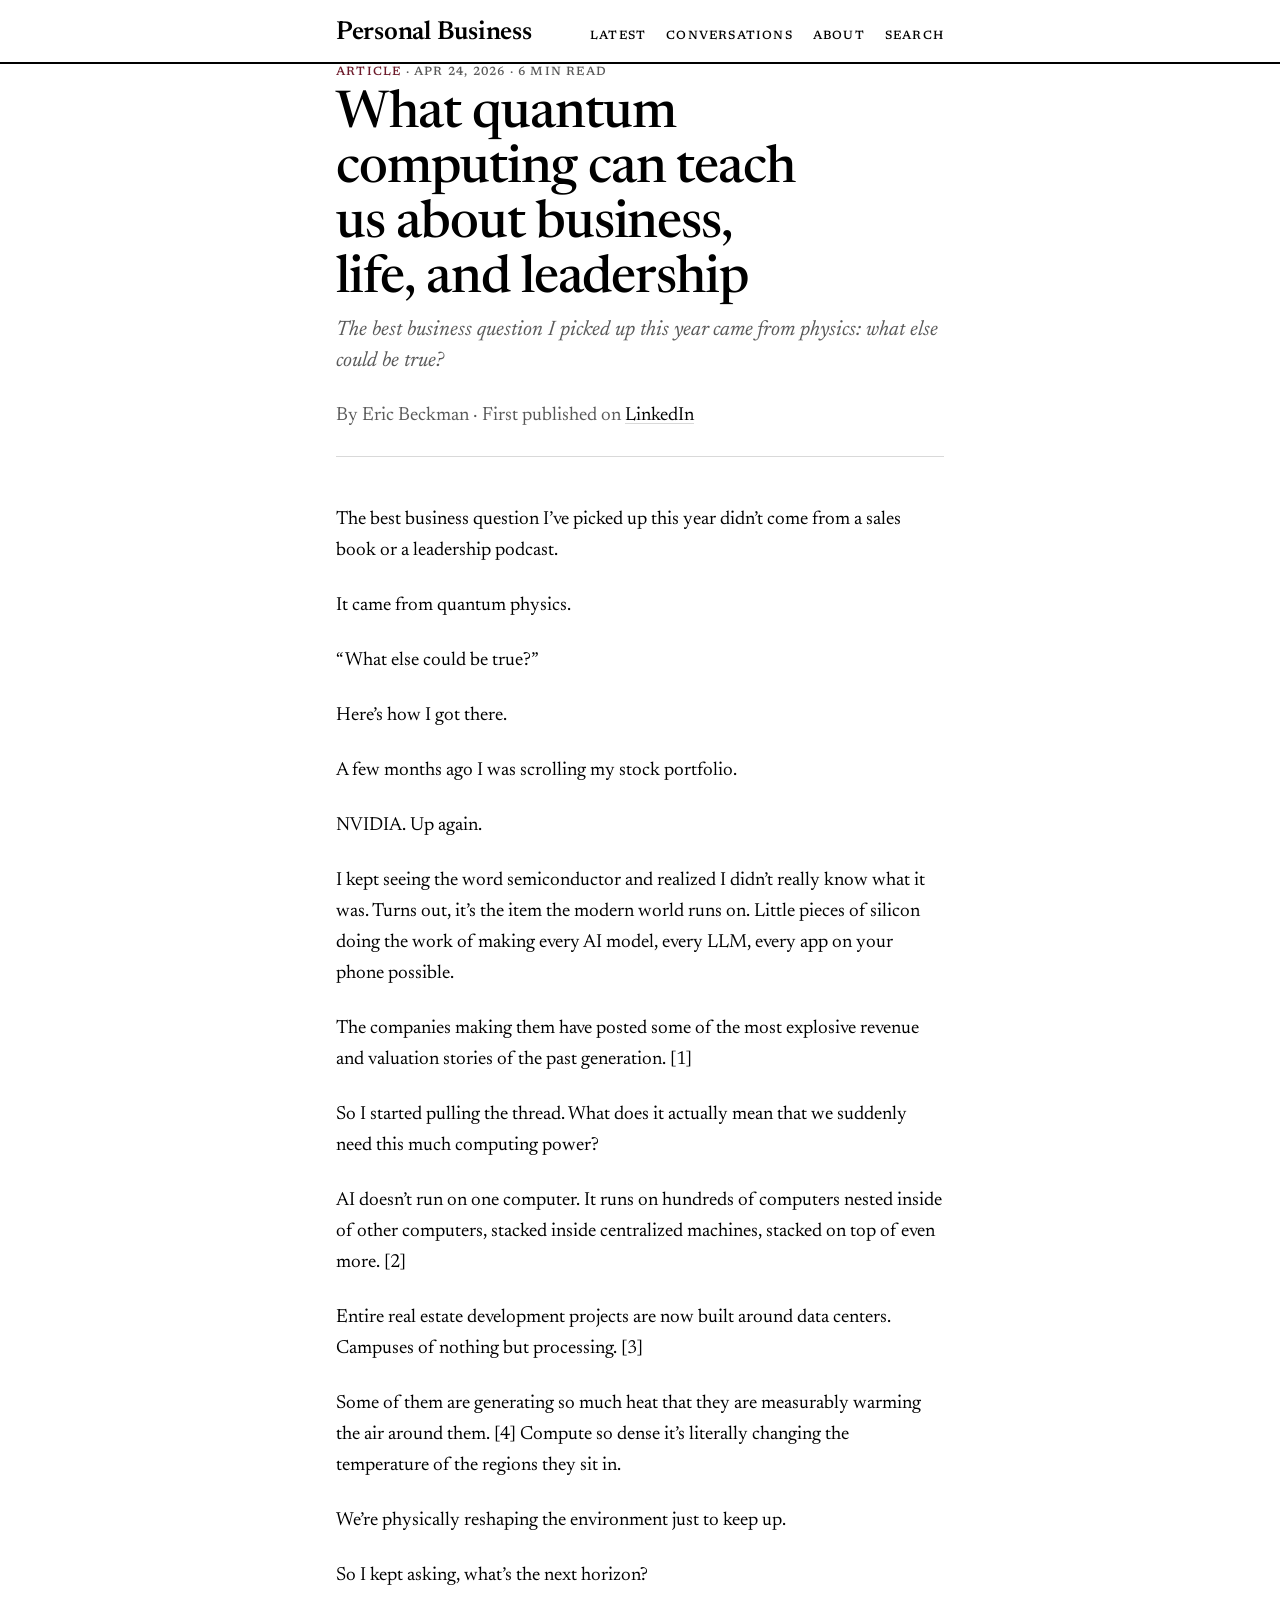
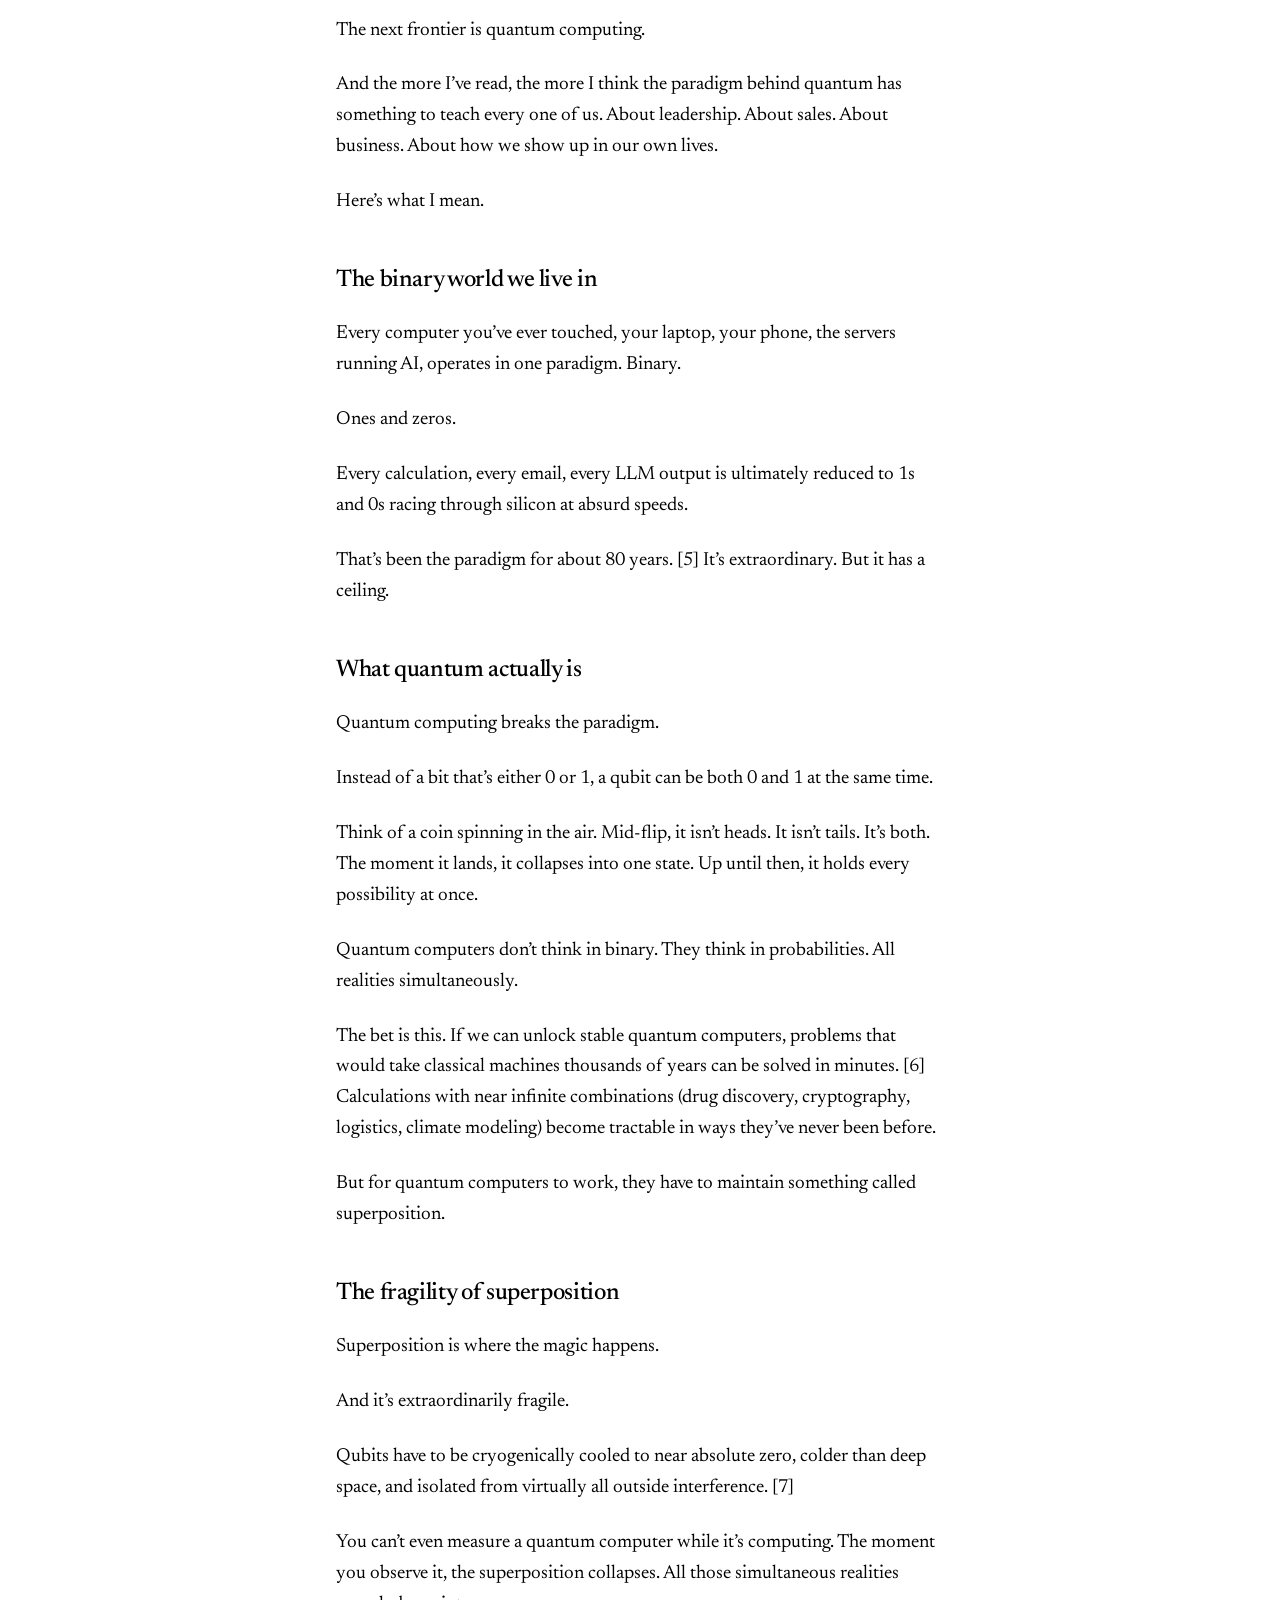
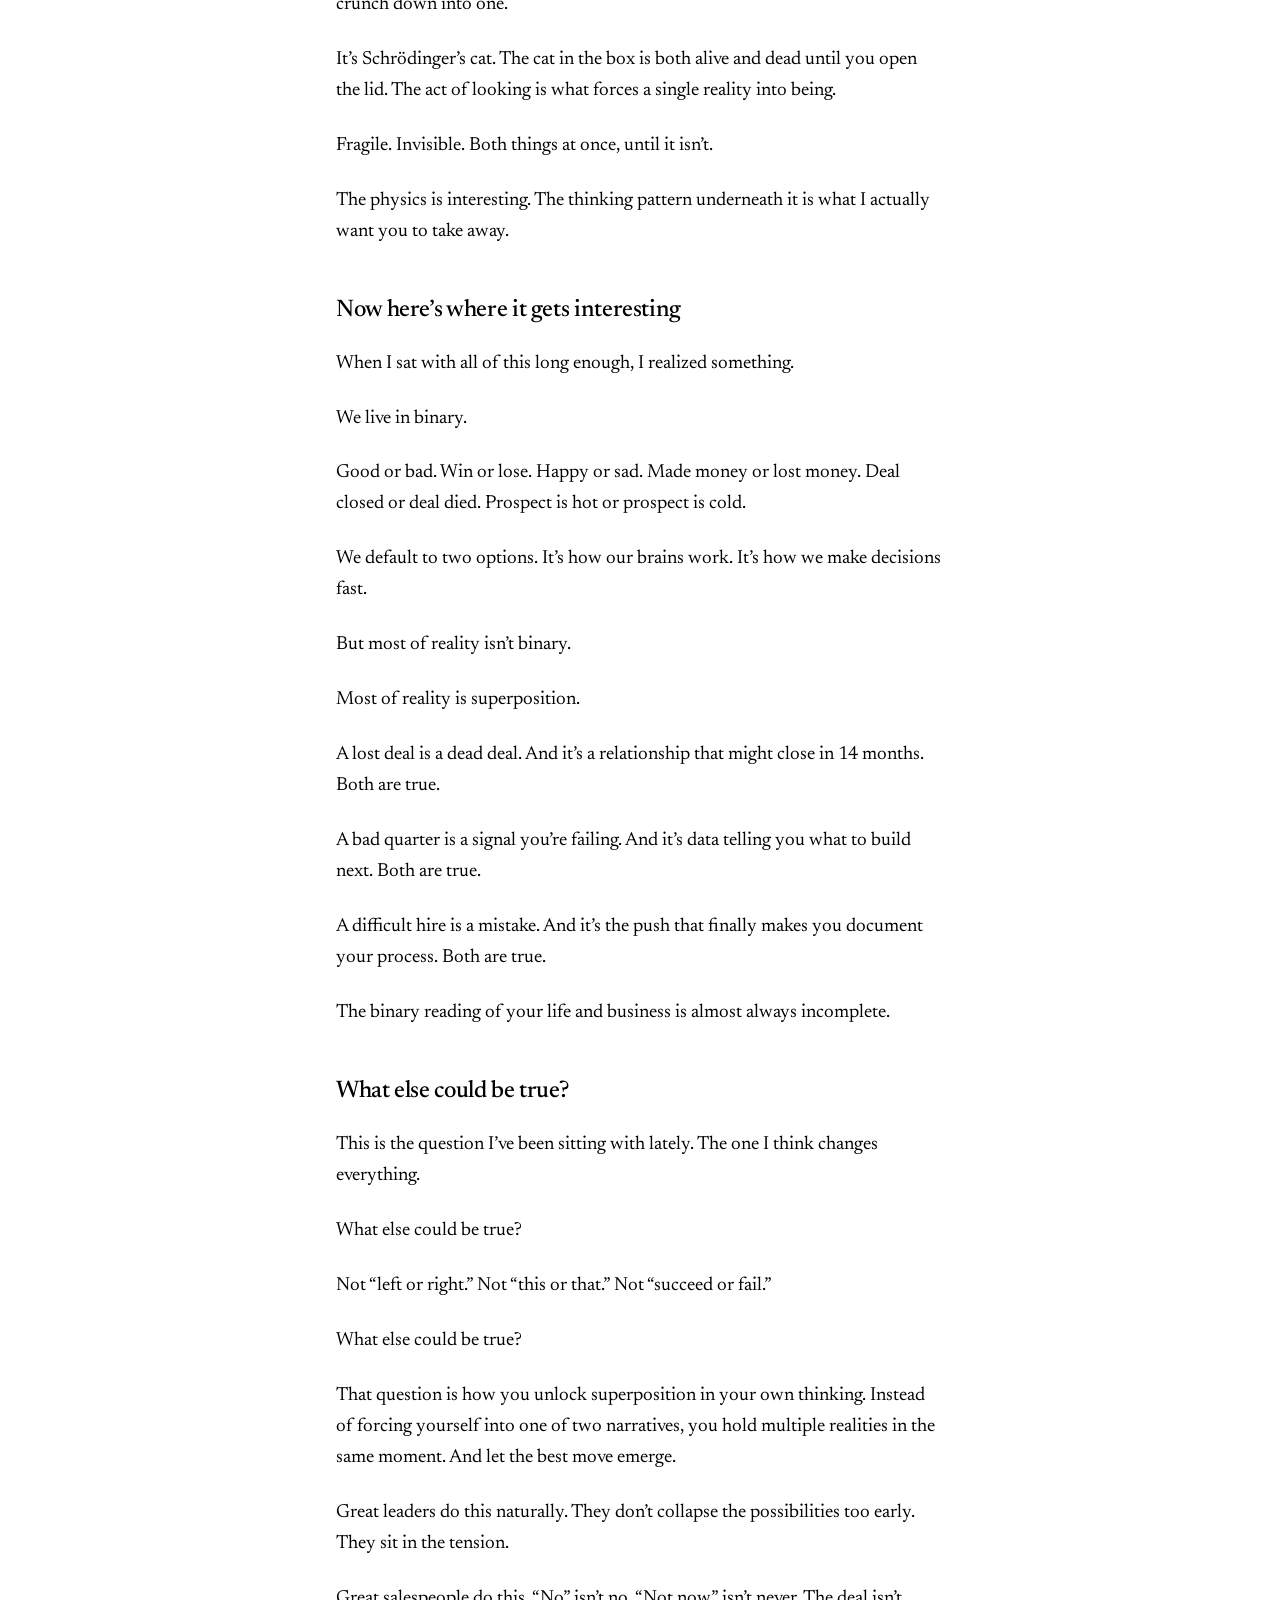
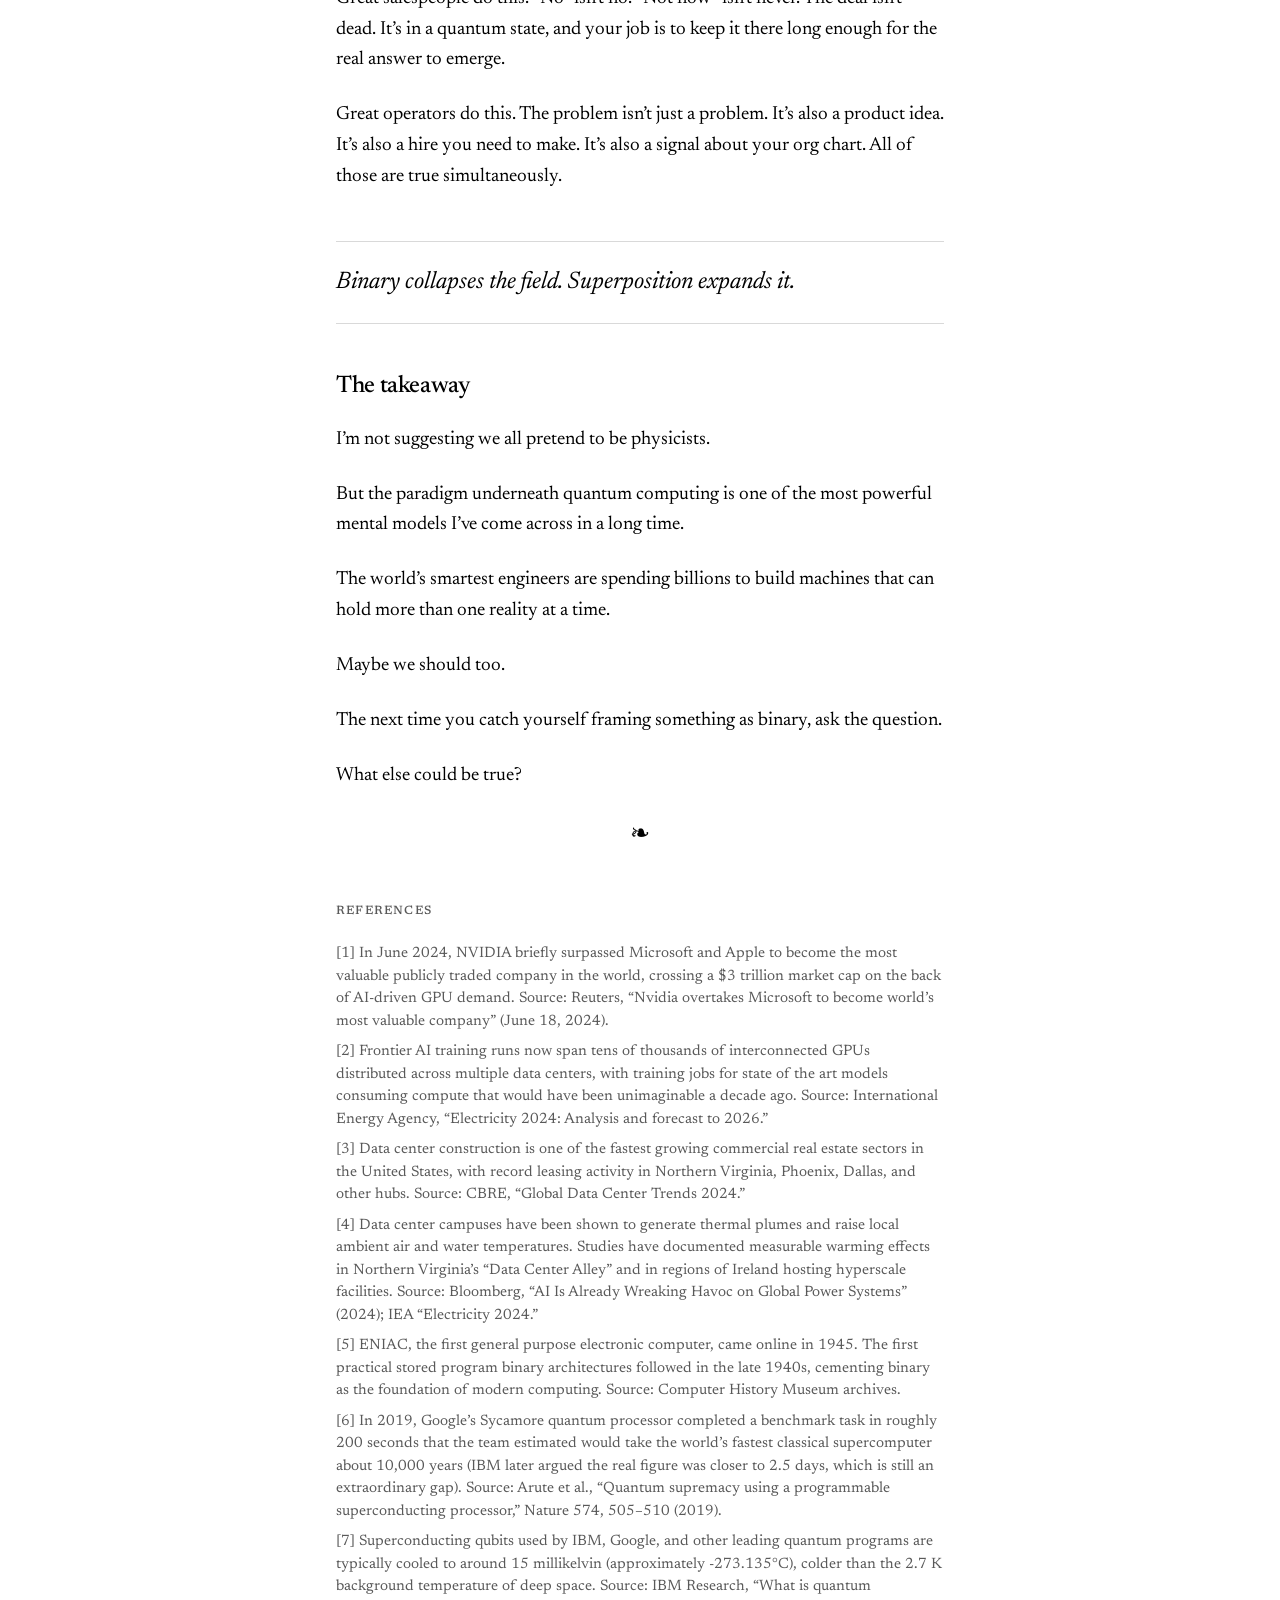
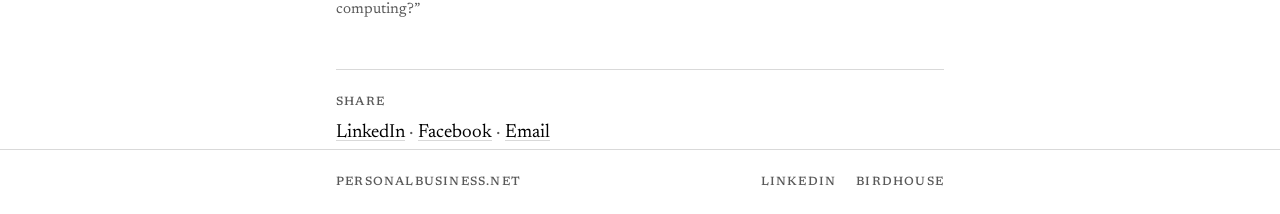
<file: what-else-could-be-true/index.html>
<!doctype html>
<html lang="en">
<head>
<meta charset="utf-8">
<meta name="viewport" content="width=device-width, initial-scale=1">
<title>What quantum computing can teach us about business, life, and leadership — Personal Business</title>
<meta name="description" content="The best business question I picked up this year came from physics: what else could be true?">
<meta name="author" content="Eric Beckman">
<link rel="canonical" href="https://personalbusiness.net/what-else-could-be-true/">
<meta property="og:site_name" content="Personal Business">
<meta property="og:type" content="article">
<meta property="og:title" content="What quantum computing can teach us about business, life, and leadership">
<meta property="og:description" content="The best business question I picked up this year came from physics: what else could be true?">
<meta property="og:url" content="https://personalbusiness.net/what-else-could-be-true/">
<meta name="twitter:card" content="summary">
<meta property="article:published_time" content="2026-04-24">
<meta property="article:author" content="Eric Beckman">
<script type="application/ld+json">{"@context": "https://schema.org", "@type": "Article", "headline": "What quantum computing can teach us about business, life, and leadership", "description": "The best business question I picked up this year came from physics: what else could be true?", "datePublished": "2026-04-24", "url": "https://personalbusiness.net/what-else-could-be-true/", "author": {"@type": "Person", "name": "Eric Beckman", "url": "https://personalbusiness.net/about.html", "sameAs": ["https://www.linkedin.com/in/eric-james-beckman/"]}, "publisher": {"@type": "Organization", "name": "Personal Business", "url": "https://personalbusiness.net"}}</script>
<link rel="preconnect" href="https://fonts.googleapis.com">
<link rel="preconnect" href="https://fonts.gstatic.com" crossorigin>
<link href="https://fonts.googleapis.com/css2?family=Newsreader:ital,opsz,wght@0,6..72,400;0,6..72,500;0,6..72,600;1,6..72,400&display=swap" rel="stylesheet">
<link rel="stylesheet" href="../style.css">
</head>
<body data-root="../">

<div class="progress" aria-hidden="true"></div>

<header class="site-header">
  <div class="column">
    <a class="masthead" href="../">Personal Business</a>
    <nav class="site-nav">
      <a href="../">Latest</a>
      <a href="../conversations.html">Conversations</a>
      <a href="../about.html">About</a>
      <a href="../search.html">Search</a>
    </nav>
  </div>
</header>

<main class="column">
  <article>
    <header class="article-head">
      <span class="label"><b>ARTICLE</b> · APR 24, 2026 · 6 min read</span>
      <h1 class="headline">What quantum computing can teach us about business, life, and leadership</h1>
      <p class="deck">The best business question I picked up this year came from physics: what else could be true?</p>
      <p class="byline">By Eric Beckman · First published on <a href="https://www.linkedin.com/pulse/what-quantum-computing-can-teach-us-business-life-eric-beckman-5svjc/">LinkedIn</a></p>
    </header>

    <!-- Flagship media. Written articles leave this out. For an audio or video article,
         uncomment one block; the body below becomes the transcript or notes.

    <figure class="media">
      <audio controls preload="metadata" src="../media/what-else-could-be-true.mp3"></audio>
      <figcaption>32 min.</figcaption>
    </figure>

    <figure class="media">
      <video controls preload="metadata" playsinline poster="../media/what-else-could-be-true.jpg" src="../media/what-else-could-be-true.mp4"></video>
      <figcaption>18 min.</figcaption>
    </figure>
    -->

    <div class="article-body">
      <p>The best business question I’ve picked up this year didn’t come from a sales book or a leadership podcast.</p>
      <p>It came from quantum physics.</p>
      <p>“What else could be true?”</p>
      <p>Here’s how I got there.</p>
      <p>A few months ago I was scrolling my stock portfolio.</p>
      <p>NVIDIA. Up again.</p>
      <p>I kept seeing the word semiconductor and realized I didn’t really know what it was. Turns out, it’s the item the modern world runs on. Little pieces of silicon doing the work of making every AI model, every LLM, every app on your phone possible.</p>
      <p>The companies making them have posted some of the most explosive revenue and valuation stories of the past generation. [1]</p>
      <p>So I started pulling the thread. What does it actually mean that we suddenly need this much computing power?</p>
      <p>AI doesn’t run on one computer. It runs on hundreds of computers nested inside of other computers, stacked inside centralized machines, stacked on top of even more. [2]</p>
      <p>Entire real estate development projects are now built around data centers. Campuses of nothing but processing. [3]</p>
      <p>Some of them are generating so much heat that they are measurably warming the air around them. [4] Compute so dense it’s literally changing the temperature of the regions they sit in.</p>
      <p>We’re physically reshaping the environment just to keep up.</p>
      <p>So I kept asking, what’s the next horizon?</p>
      <p>The next frontier is quantum computing.</p>
      <p>And the more I’ve read, the more I think the paradigm behind quantum has something to teach every one of us. About leadership. About sales. About business. About how we show up in our own lives.</p>
      <p>Here’s what I mean.</p>
      <h2>The binary world we live in</h2>
      <p>Every computer you’ve ever touched, your laptop, your phone, the servers running AI, operates in one paradigm. Binary.</p>
      <p>Ones and zeros.</p>
      <p>Every calculation, every email, every LLM output is ultimately reduced to 1s and 0s racing through silicon at absurd speeds.</p>
      <p>That’s been the paradigm for about 80 years. [5] It’s extraordinary. But it has a ceiling.</p>
      <h2>What quantum actually is</h2>
      <p>Quantum computing breaks the paradigm.</p>
      <p>Instead of a bit that’s either 0 or 1, a qubit can be both 0 and 1 at the same time.</p>
      <p>Think of a coin spinning in the air. Mid-flip, it isn’t heads. It isn’t tails. It’s both. The moment it lands, it collapses into one state. Up until then, it holds every possibility at once.</p>
      <p>Quantum computers don’t think in binary. They think in probabilities. All realities simultaneously.</p>
      <p>The bet is this. If we can unlock stable quantum computers, problems that would take classical machines thousands of years can be solved in minutes. [6] Calculations with near infinite combinations (drug discovery, cryptography, logistics, climate modeling) become tractable in ways they’ve never been before.</p>
      <p>But for quantum computers to work, they have to maintain something called superposition.</p>
      <h2>The fragility of superposition</h2>
      <p>Superposition is where the magic happens.</p>
      <p>And it’s extraordinarily fragile.</p>
      <p>Qubits have to be cryogenically cooled to near absolute zero, colder than deep space, and isolated from virtually all outside interference. [7]</p>
      <p>You can’t even measure a quantum computer while it’s computing. The moment you observe it, the superposition collapses. All those simultaneous realities crunch down into one.</p>
      <p>It’s Schrödinger’s cat. The cat in the box is both alive and dead until you open the lid. The act of looking is what forces a single reality into being.</p>
      <p>Fragile. Invisible. Both things at once, until it isn’t.</p>
      <p>The physics is interesting. The thinking pattern underneath it is what I actually want you to take away.</p>
      <h2>Now here’s where it gets interesting</h2>
      <p>When I sat with all of this long enough, I realized something.</p>
      <p>We live in binary.</p>
      <p>Good or bad. Win or lose. Happy or sad. Made money or lost money. Deal closed or deal died. Prospect is hot or prospect is cold.</p>
      <p>We default to two options. It’s how our brains work. It’s how we make decisions fast.</p>
      <p>But most of reality isn’t binary.</p>
      <p>Most of reality is superposition.</p>
      <p>A lost deal is a dead deal. And it’s a relationship that might close in 14 months. Both are true.</p>
      <p>A bad quarter is a signal you’re failing. And it’s data telling you what to build next. Both are true.</p>
      <p>A difficult hire is a mistake. And it’s the push that finally makes you document your process. Both are true.</p>
      <p>The binary reading of your life and business is almost always incomplete.</p>
      <h2>What else could be true?</h2>
      <p>This is the question I’ve been sitting with lately. The one I think changes everything.</p>
      <p>What else could be true?</p>
      <p>Not “left or right.” Not “this or that.” Not “succeed or fail.”</p>
      <p>What else could be true?</p>
      <p>That question is how you unlock superposition in your own thinking. Instead of forcing yourself into one of two narratives, you hold multiple realities in the same moment. And let the best move emerge.</p>
      <p>Great leaders do this naturally. They don’t collapse the possibilities too early. They sit in the tension.</p>
      <p>Great salespeople do this. “No” isn’t no. “Not now” isn’t never. The deal isn’t dead. It’s in a quantum state, and your job is to keep it there long enough for the real answer to emerge.</p>
      <p>Great operators do this. The problem isn’t just a problem. It’s also a product idea. It’s also a hire you need to make. It’s also a signal about your org chart. All of those are true simultaneously.</p>
      <blockquote><p>Binary collapses the field. Superposition expands it.</p></blockquote>
      <h2>The takeaway</h2>
      <p>I’m not suggesting we all pretend to be physicists.</p>
      <p>But the paradigm underneath quantum computing is one of the most powerful mental models I’ve come across in a long time.</p>
      <p>The world’s smartest engineers are spending billions to build machines that can hold more than one reality at a time.</p>
      <p>Maybe we should too.</p>
      <p>The next time you catch yourself framing something as binary, ask the question.</p>
      <p>What else could be true?</p>
      <p class="ornament">❧</p>
      <section class="references"><h2>References</h2>
        <p>[1] In June 2024, NVIDIA briefly surpassed Microsoft and Apple to become the most valuable publicly traded company in the world, crossing a $3 trillion market cap on the back of AI-driven GPU demand. Source: Reuters, “Nvidia overtakes Microsoft to become world’s most valuable company” (June 18, 2024).</p>
        <p>[2] Frontier AI training runs now span tens of thousands of interconnected GPUs distributed across multiple data centers, with training jobs for state of the art models consuming compute that would have been unimaginable a decade ago. Source: International Energy Agency, “Electricity 2024: Analysis and forecast to 2026.”</p>
        <p>[3] Data center construction is one of the fastest growing commercial real estate sectors in the United States, with record leasing activity in Northern Virginia, Phoenix, Dallas, and other hubs. Source: CBRE, “Global Data Center Trends 2024.”</p>
        <p>[4] Data center campuses have been shown to generate thermal plumes and raise local ambient air and water temperatures. Studies have documented measurable warming effects in Northern Virginia’s “Data Center Alley” and in regions of Ireland hosting hyperscale facilities. Source: Bloomberg, “AI Is Already Wreaking Havoc on Global Power Systems” (2024); IEA “Electricity 2024.”</p>
        <p>[5] ENIAC, the first general purpose electronic computer, came online in 1945. The first practical stored program binary architectures followed in the late 1940s, cementing binary as the foundation of modern computing. Source: Computer History Museum archives.</p>
        <p>[6] In 2019, Google’s Sycamore quantum processor completed a benchmark task in roughly 200 seconds that the team estimated would take the world’s fastest classical supercomputer about 10,000 years (IBM later argued the real figure was closer to 2.5 days, which is still an extraordinary gap). Source: Arute et al., “Quantum supremacy using a programmable superconducting processor,” Nature 574, 505–510 (2019).</p>
        <p>[7] Superconducting qubits used by IBM, Google, and other leading quantum programs are typically cooled to around 15 millikelvin (approximately -273.135°C), colder than the 2.7 K background temperature of deep space. Source: IBM Research, “What is quantum computing?”</p>
      </section>
    </div>

    <p class="share"><span class="label">Share</span><a data-share="linkedin" href="#">LinkedIn</a> · <a data-share="facebook" href="#">Facebook</a> · <a data-share="email" href="#">Email</a></p>
  </article>
</main>

<footer class="site-footer">
  <div class="column">
    <span>personalbusiness.net</span>
    <nav class="footer-links"><a href="https://www.linkedin.com/in/eric-james-beckman/" rel="me">LinkedIn</a><a href="https://birdhousewichita.com">Birdhouse</a></nav>
  </div>
</footer>

<script src="../site.js"></script>
</body>
</html>
</file>
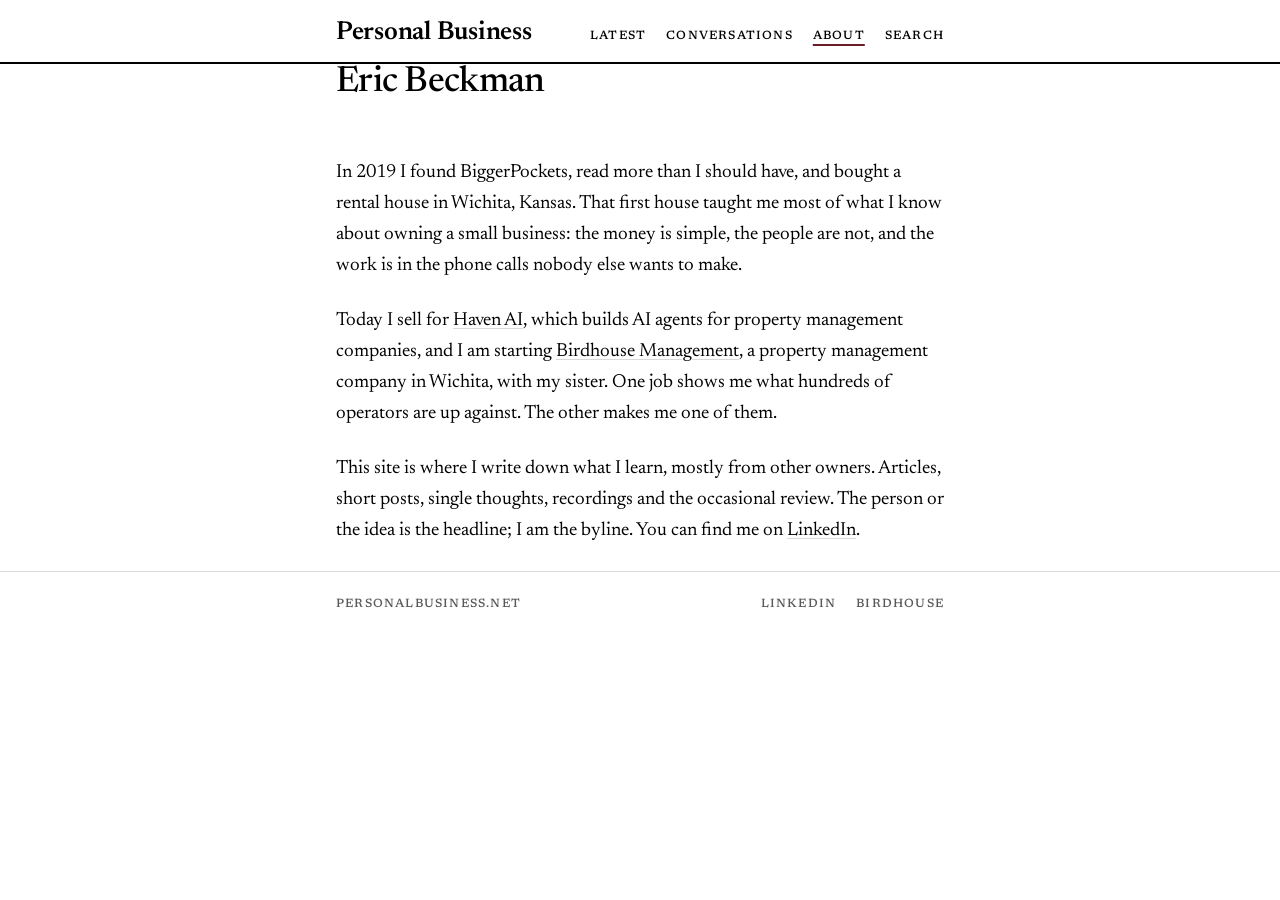
<file: about.html>
<!doctype html>
<html lang="en">
<head>
<meta charset="utf-8">
<meta name="viewport" content="width=device-width, initial-scale=1">
<title>Eric Beckman — Personal Business</title>
<meta name="description" content="Eric Beckman: Founding Account Executive at Haven AI, co-founder of Birdhouse Management in Wichita, Kansas, and writer of Personal Business.">
<meta name="author" content="Eric Beckman">
<link rel="canonical" href="https://personalbusiness.net/about.html">
<meta property="og:site_name" content="Personal Business">
<meta property="og:type" content="profile">
<meta property="og:title" content="Eric Beckman — Personal Business">
<meta property="og:description" content="Eric Beckman: Founding Account Executive at Haven AI, co-founder of Birdhouse Management in Wichita, Kansas, and writer of Personal Business.">
<meta property="og:url" content="https://personalbusiness.net/about.html">
<meta name="twitter:card" content="summary">
<script type="application/ld+json">{"@context": "https://schema.org", "@type": "Person", "name": "Eric Beckman", "url": "https://personalbusiness.net/about.html", "jobTitle": "Founding Account Executive", "worksFor": {"@type": "Organization", "name": "Haven AI"}, "homeLocation": [{"@type": "Place", "name": "Wichita, Kansas"}, {"@type": "Place", "name": "Sanford, Florida"}], "sameAs": ["https://www.linkedin.com/in/eric-james-beckman/", "https://birdhousewichita.com"]}</script>
<link rel="preconnect" href="https://fonts.googleapis.com">
<link rel="preconnect" href="https://fonts.gstatic.com" crossorigin>
<link href="https://fonts.googleapis.com/css2?family=Newsreader:ital,opsz,wght@0,6..72,400;0,6..72,500;0,6..72,600;1,6..72,400&display=swap" rel="stylesheet">
<link rel="stylesheet" href="style.css">
</head>
<body>

<header class="site-header">
  <div class="column">
    <a class="masthead" href="./">Personal Business</a>
    <nav class="site-nav">
      <a href="./">Latest</a>
      <a href="conversations.html">Conversations</a>
      <a href="about.html" aria-current="page">About</a>
      <a href="search.html">Search</a>
    </nav>
  </div>
</header>

<main class="column prose">
  <h1 class="section-title">Eric Beckman</h1>
  <div style="height: var(--space-3)"></div>
  <p>In 2019 I found BiggerPockets, read more than I should have, and bought a rental house in Wichita, Kansas. That first house taught me most of what I know about owning a small business: the money is simple, the people are not, and the work is in the phone calls nobody else wants to make.</p>
  <p>Today I sell for <a href="https://www.heyhaven.ai">Haven AI</a>, which builds AI agents for property management companies, and I am starting <a href="https://birdhousewichita.com">Birdhouse Management</a>, a property management company in Wichita, with my sister. One job shows me what hundreds of operators are up against. The other makes me one of them.</p>
  <p>This site is where I write down what I learn, mostly from other owners. Articles, short posts, single thoughts, recordings and the occasional review. The person or the idea is the headline; I am the byline. You can find me on <a href="https://www.linkedin.com/in/eric-james-beckman/" rel="me">LinkedIn</a>.</p>
</main>

<footer class="site-footer">
  <div class="column">
    <span>personalbusiness.net</span>
    <nav class="footer-links"><a href="https://www.linkedin.com/in/eric-james-beckman/" rel="me">LinkedIn</a><a href="https://birdhousewichita.com">Birdhouse</a></nav>
  </div>
</footer>

</body>
</html>
</file>
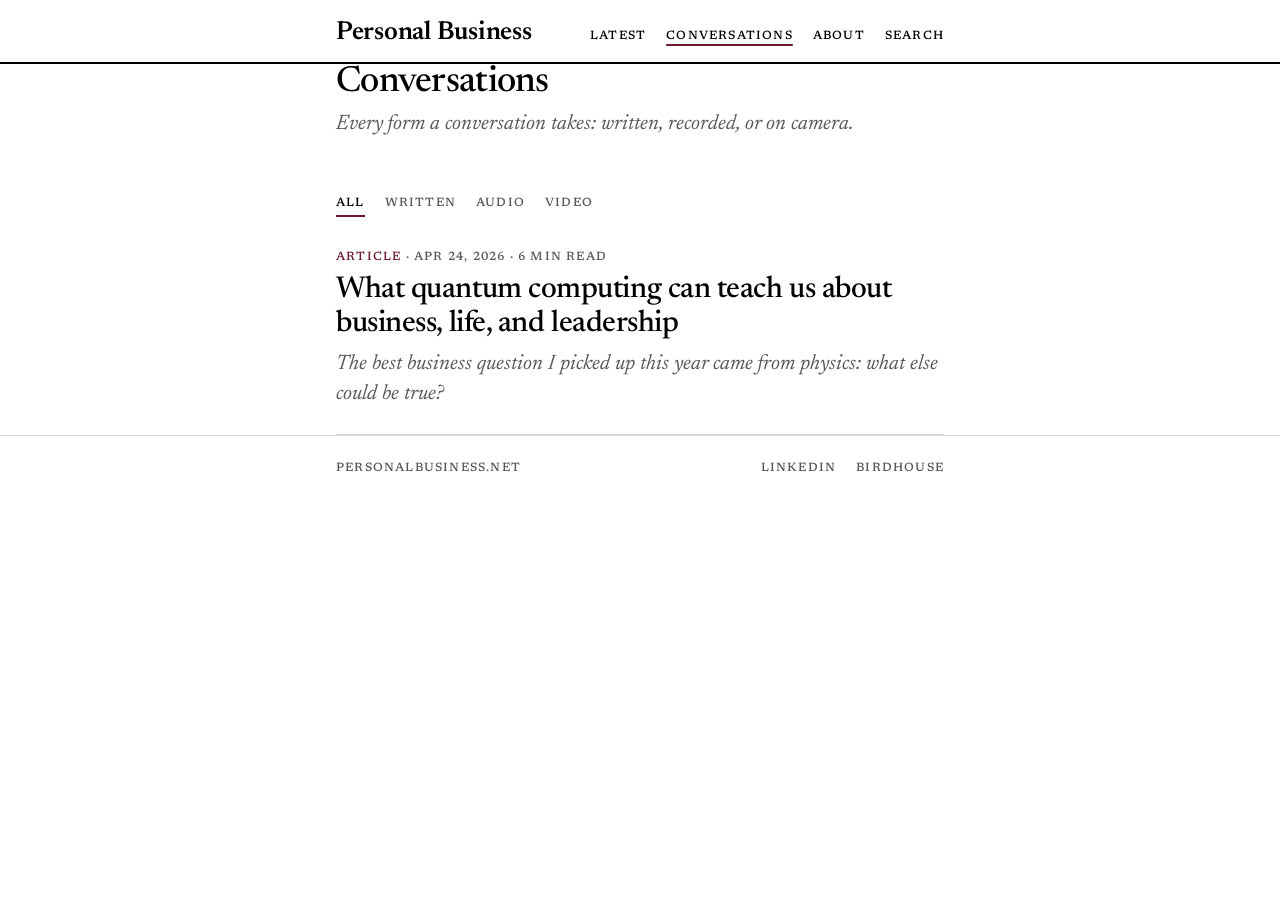
<file: conversations.html>
<!doctype html>
<html lang="en">
<head>
<meta charset="utf-8">
<meta name="viewport" content="width=device-width, initial-scale=1">
<title>Conversations — Personal Business</title>
<meta name="description" content="Every article on Personal Business by Eric Beckman: written, recorded, or on camera.">
<meta name="author" content="Eric Beckman">
<link rel="canonical" href="https://personalbusiness.net/conversations.html">
<meta property="og:site_name" content="Personal Business">
<meta property="og:type" content="website">
<meta property="og:title" content="Conversations — Personal Business">
<meta property="og:description" content="Every article on Personal Business by Eric Beckman: written, recorded, or on camera.">
<meta property="og:url" content="https://personalbusiness.net/conversations.html">
<meta name="twitter:card" content="summary">
<link rel="preconnect" href="https://fonts.googleapis.com">
<link rel="preconnect" href="https://fonts.gstatic.com" crossorigin>
<link href="https://fonts.googleapis.com/css2?family=Newsreader:ital,opsz,wght@0,6..72,400;0,6..72,500;0,6..72,600;1,6..72,400&display=swap" rel="stylesheet">
<link rel="stylesheet" href="style.css">
</head>
<body>

<header class="site-header">
  <div class="column">
    <a class="masthead" href="./">Personal Business</a>
    <nav class="site-nav">
      <a href="./">Latest</a>
      <a href="conversations.html" aria-current="page">Conversations</a>
      <a href="about.html">About</a>
      <a href="search.html">Search</a>
    </nav>
  </div>
</header>

<main class="column">
  <h1 class="section-title">Conversations</h1>
  <p class="deck">Every form a conversation takes: written, recorded, or on camera.</p>

  <div class="filters" role="group" aria-label="Filter by medium">
    <button data-filter="all" aria-pressed="true">All</button>
    <button data-filter="written" aria-pressed="false">Written</button>
    <button data-filter="audio" aria-pressed="false">Audio</button>
    <button data-filter="video" aria-pressed="false">Video</button>
  </div>

  <ul class="list" data-list></ul>
</main>

<footer class="site-footer">
  <div class="column">
    <span>personalbusiness.net</span>
    <nav class="footer-links"><a href="https://www.linkedin.com/in/eric-james-beckman/" rel="me">LinkedIn</a><a href="https://birdhousewichita.com">Birdhouse</a></nav>
  </div>
</footer>

<script src="site.js"></script>
</body>
</html>
</file>
<file: style.css>
/* Personal Business — personalbusiness.net
   One typeface, five colors, no boxes, no shadows, no icons. */

:root {
  --paper: #FFFFFF;
  --ink: #000000;
  --ink-muted: #595959;
  --rule: #D9D9D9;
  --accent: #6D1A2A;

  --space-1: 8px;
  --space-2: 24px;
  --space-3: 48px;
  --space-4: 96px;

  --measure: 640px;
  --font: "Newsreader", Georgia, "Times New Roman", serif;
}

*, *::before, *::after { box-sizing: border-box; }

html { background: var(--paper); -webkit-text-size-adjust: 100%; }

body {
  margin: 0;
  color: var(--ink);
  font-family: var(--font);
  font-size: 19px;
  line-height: 1.63;
  font-feature-settings: "liga", "kern";
}

/* ---------- Links & focus ---------- */

a {
  color: var(--ink);
  text-decoration: underline;
  text-decoration-color: var(--rule);
  text-decoration-thickness: 1px;
  text-underline-offset: 3px;
}
a:hover { text-decoration-color: var(--ink); }

a:focus-visible, button:focus-visible, input:focus-visible {
  outline: 2px solid var(--accent);
  outline-offset: 3px;
}

/* ---------- Layout ---------- */

.column {
  width: 100%;
  max-width: var(--measure);
  margin: 0 auto;
  padding: 0 16px;
}

main { padding: var(--space-3) 0 var(--space-4); }

/* ---------- Header ---------- */

.site-header {
  position: sticky;
  top: 0;
  z-index: 10;
  background: var(--paper);
  border-bottom: 2px solid var(--ink);
}
.site-header .column {
  display: flex;
  flex-wrap: wrap;
  align-items: baseline;
  justify-content: space-between;
  gap: var(--space-1) var(--space-2);
  padding-top: 20px;
  padding-bottom: 16px;
}
.masthead {
  font-size: 26px;
  line-height: 1;
  font-weight: 600;
  text-decoration: none;
  letter-spacing: -0.01em;
}
.site-nav { display: flex; gap: 20px; }
.site-nav a {
  font-size: 12px;
  line-height: 16px;
  font-weight: 500;
  text-transform: uppercase;
  letter-spacing: 0.1em;
  text-decoration: none;
}
.site-nav a[aria-current="page"] {
  text-decoration: underline;
  text-decoration-color: var(--accent);
  text-decoration-thickness: 2px;
  text-underline-offset: 5px;
}

/* Reading progress — article pages only */
.progress {
  position: fixed;
  top: 0; left: 0;
  height: 2px;
  width: 0;
  background: var(--accent);
  z-index: 11;
}

/* ---------- Footer ---------- */

.site-footer { border-top: 1px solid var(--rule); }
.site-footer .column {
  display: flex;
  justify-content: space-between;
  gap: var(--space-2);
  padding-top: var(--space-2);
  padding-bottom: var(--space-2);
}
.label, .site-footer span {
  font-size: 12px;
  line-height: 16px;
  font-weight: 500;
  text-transform: uppercase;
  letter-spacing: 0.1em;
}
.site-footer span { color: var(--ink-muted); }
.footer-links { display: flex; gap: 20px; }
.footer-links a {
  font-size: 12px;
  line-height: 16px;
  font-weight: 500;
  text-transform: uppercase;
  letter-spacing: 0.1em;
  color: var(--ink-muted);
  text-decoration: none;
}
.footer-links a:hover { color: var(--ink); }

/* Share line at the end of a piece */
.share {
  margin: var(--space-3) 0 0;
  padding-top: var(--space-2);
  border-top: 1px solid var(--rule);
  color: var(--ink-muted);
}
.share .label { margin-bottom: var(--space-1); }
.share a { color: var(--ink); }

/* ---------- Type ---------- */

.label { display: block; color: var(--ink-muted); margin: 0 0 var(--space-1); }
.label b { font-weight: 500; color: var(--accent); }

h1.headline {
  font-size: clamp(36px, 7vw, 52px);
  line-height: 1.06;
  font-weight: 500;
  letter-spacing: -0.02em;
  text-wrap: balance;
  margin: 0;
}
h1.section-title {
  font-size: 36px;
  line-height: 1.06;
  font-weight: 500;
  letter-spacing: -0.02em;
  margin: 0 0 var(--space-1);
}
.deck, .intro {
  font-size: 21px;
  line-height: 1.45;
  font-style: italic;
  color: var(--ink-muted);
  margin: var(--space-1) 0 0;
}
.intro { margin: 0 0 var(--space-3); }
.byline {
  color: var(--ink-muted);
  margin: var(--space-2) 0 0;
  padding-bottom: var(--space-2);
  border-bottom: 1px solid var(--rule);
}

/* ---------- Lists ---------- */

.list { list-style: none; margin: 0; padding: 0; }
.list li {
  padding: var(--space-2) 0;
  border-bottom: 1px solid var(--rule);
}
.list h2 {
  font-size: 30px;
  line-height: 1.15;
  font-weight: 500;
  letter-spacing: -0.015em;
  margin: 0;
}
.list h2 a { text-decoration: none; }
.list h2 a:hover { text-decoration: underline; text-decoration-color: var(--ink); }
.list .deck { margin-top: var(--space-1); }
.list mark {
  background: none;
  color: var(--accent);
  font-weight: 600;
}
.list .excerpt { color: var(--ink-muted); margin: var(--space-1) 0 0; }

/* ---------- Filters ---------- */

.filters {
  display: flex;
  flex-wrap: wrap;
  gap: 4px 20px;
  margin: var(--space-3) 0 0;
  padding: 0 0 var(--space-1);
}
.filters button {
  all: unset;
  cursor: pointer;
  font: inherit;
  font-size: 12px;
  line-height: 16px;
  font-weight: 500;
  text-transform: uppercase;
  letter-spacing: 0.1em;
  padding: 6px 0;
  color: var(--ink-muted);
}
.filters button:hover { color: var(--ink); }
.filters button[aria-pressed="true"] {
  color: var(--ink);
  box-shadow: inset 0 -2px 0 var(--accent);
}

/* ---------- Article ---------- */

/* Flagship media: an article is written, audio or video. */
.media { margin: var(--space-3) 0 0; }
.media audio, .media video { display: block; width: 100%; }
.media video { aspect-ratio: 16 / 9; background: var(--ink); }
.media figcaption { color: var(--ink-muted); font-size: 15px; margin-top: var(--space-1); }

.article-head { margin-bottom: var(--space-3); }
.article-body p { margin: 0 0 var(--space-2); }
.article-body blockquote {
  margin: var(--space-3) 0;
  padding: var(--space-2) 0;
  border-top: 1px solid var(--rule);
  border-bottom: 1px solid var(--rule);
  font-size: 24px;
  line-height: 1.35;
  font-style: italic;
}
.article-body blockquote p { margin: 0; }
.article-body .framework {
  text-align: center;
  font-variant-caps: small-caps;
  letter-spacing: 0.06em;
  margin: var(--space-3) 0;
}
.article-body figure { margin: var(--space-3) 0; }
.article-body img { display: block; width: 100%; height: auto; filter: grayscale(1); }
.article-body figcaption {
  color: var(--ink-muted);
  font-size: 15px;
  margin-top: var(--space-1);
}
.ornament {
  text-align: center;
  font-size: 24px;
  margin: var(--space-3) 0 0;
}

.article-body h2 {
  font-size: 24px;
  line-height: 1.2;
  font-weight: 500;
  letter-spacing: -0.015em;
  margin: var(--space-3) 0 var(--space-2);
}
.references { margin-top: var(--space-3); color: var(--ink-muted); font-size: 15px; line-height: 1.5; }
.references h2 { font-size: 12px; line-height: 16px; font-weight: 500; text-transform: uppercase; letter-spacing: 0.1em; margin: 0 0 var(--space-2); color: var(--ink-muted); }
.references p { margin: 0 0 var(--space-1); }

/* Scroll reveal: hidden and 14px low until seen */
.reveal {
  opacity: 0;
  transform: translateY(14px);
  transition: opacity .7s cubic-bezier(.2,.7,.2,1), transform .7s cubic-bezier(.2,.7,.2,1);
}
.reveal.is-visible { opacity: 1; transform: none; }

@media (prefers-reduced-motion: reduce) {
  .reveal { opacity: 1; transform: none; transition: none; }
}

/* ---------- Search ---------- */

.search-box {
  all: unset;
  display: block;
  width: 100%;
  font: inherit;
  font-size: 32px;
  line-height: 1.2;
  padding: var(--space-1) 0;
  border-bottom: 2px solid var(--ink);
}
.search-box:focus { border-bottom-color: var(--accent); outline: none; }
.search-box::placeholder { color: var(--ink-muted); font-style: italic; }
.result-count { color: var(--ink-muted); margin: var(--space-2) 0 0; }

/* ---------- Prose pages (About) ---------- */

.prose p { margin: 0 0 var(--space-2); }

/* ---------- Phone width ---------- */

body { overflow-wrap: break-word; }
.site-footer .column { flex-wrap: wrap; }

@media (max-width: 480px) {
  main { padding-top: var(--space-2); padding-bottom: var(--space-3); }
  .list h2 { font-size: 26px; }
  h1.section-title { font-size: 32px; }
  .deck, .intro { font-size: 19px; }
  .search-box { font-size: 26px; }
  .site-header .column { padding-top: 16px; padding-bottom: 12px; }
  .site-nav { gap: 16px; }
  .filters { gap: 4px 16px; }
}
</file>
